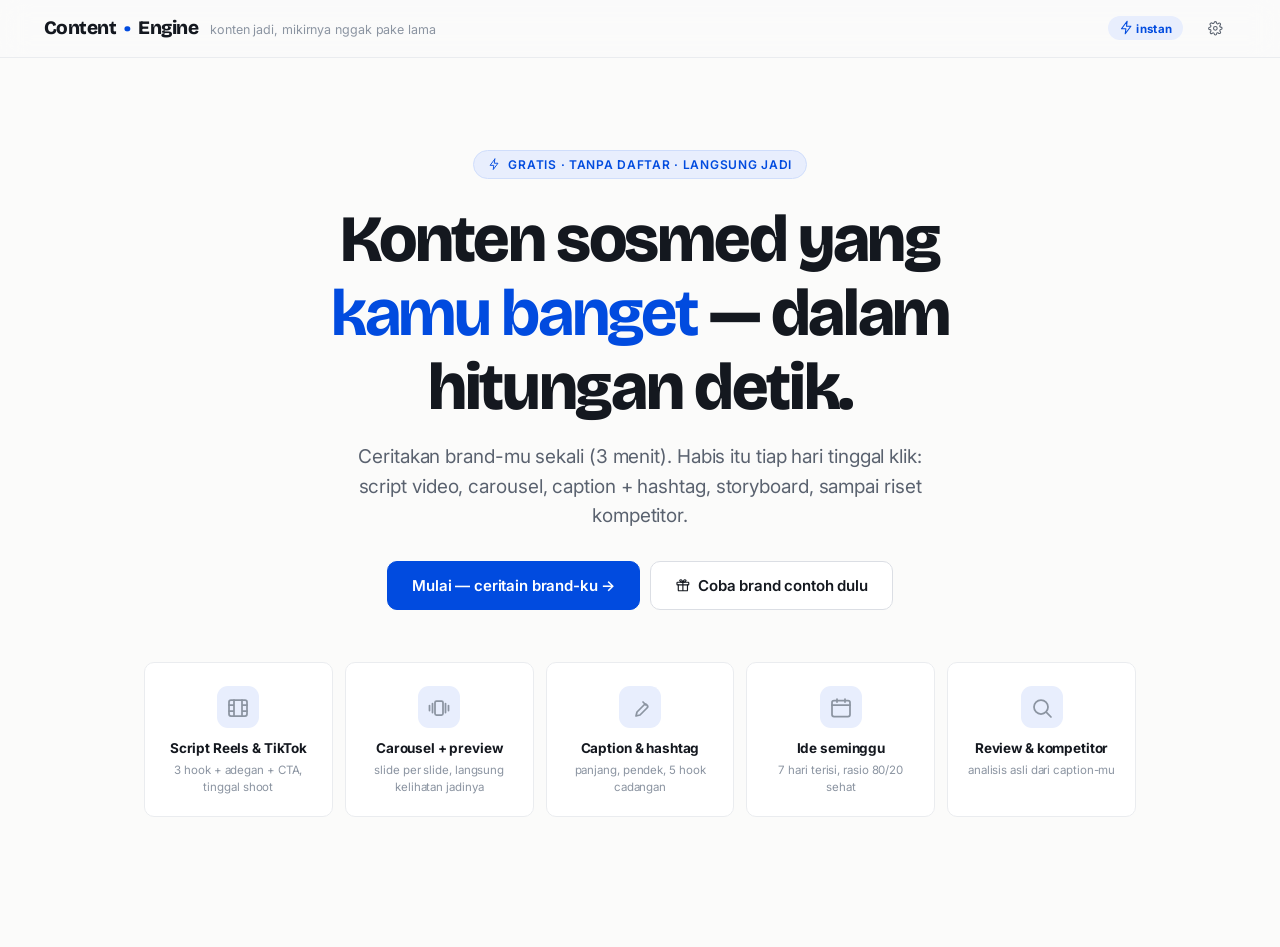
<file: public_html/app.html>
<!doctype html>
<html lang="id">
<head>
<meta charset="utf-8" />
<meta name="viewport" content="width=device-width, initial-scale=1" />
<title>Content Engine — asisten konten sosmed</title>
<link rel="preconnect" href="https://fonts.googleapis.com" />
<link rel="preconnect" href="https://fonts.gstatic.com" crossorigin />
<link rel="preconnect" href="https://fonts.gstatic.com" crossorigin />
<link href="https://fonts.googleapis.com/css2?family=Bricolage+Grotesque:opsz,wght@12..96,600;12..96,700;12..96,800&family=Inter:wght@400;500;600;700;800&display=swap" rel="stylesheet" />
<link rel="stylesheet" href="app.css?v=33ff1964" />
</head>
<body>

<header class="top">
  <span class="logo" id="logoHome">Content<span class="dot">•</span>Engine</span>
  <span class="tiny tagline" style="margin-top:3px;">konten jadi, mikirnya nggak pake lama ✦</span>
  <span class="spacer"></span>
  <span class="badge pine" id="modeBadge" title="Mode: mesin lokal (instan & privat)">⚡ instan</span>
  <button class="ghost" id="btnSettings" title="Pengaturan model AI" style="box-shadow:none; padding:8px 12px;">⚙️</button>
</header>

<main id="app"></main>
<div id="toast" class="toast"></div>

<dialog id="dlgSettings">
  <div class="body" style="padding:24px;">
    <h2 style="font-family:var(--serif); font-size:23px;">Pengaturan model AI</h2>
    <p class="muted" style="margin:6px 0 2px; font-size:14px;">Kosongkan kunci = <b>mode lokal</b> (instan, gratis, jalan tanpa internet). Isi kunci = hasil disempurnakan oleh AI, dan otomatis balik ke mesin lokal kalau AI gagal.</p>
    <label style="display:block; font-weight:700; font-size:14px; margin:16px 0 6px;">🔑 Kunci AI (Claude <i>atau</i> ChatGPT)</label>
    <input id="inpKey" type="password" placeholder="sk-ant-… (Claude) atau sk-… (OpenAI)" autocomplete="off" />
    <div class="hint">Auto-deteksi: <b>sk-ant-…</b> → Claude (console.anthropic.com) · <b>sk-…</b> → OpenAI (platform.openai.com). Kunci disimpan di browser ini saja, tidak dikirim ke mana-mana selain ke provider AI-nya.</div>
    <label style="display:block; font-weight:700; font-size:14px; margin:16px 0 6px;">⚡ Kualitas vs kecepatan</label>
    <select id="inpSpeed">
      <option value="balanced">Seimbang — cepat &amp; bagus (disarankan)</option>
      <option value="fast">Paling cepat — buat draft kilat</option>
      <option value="best">Paling bagus — buat konten penting</option>
    </select>
    <div class="hint" id="modelHint">Model dipilih otomatis sesuai provider &amp; kunci. Bisa diganti manual di bawah.</div>
    <label style="display:block; font-weight:700; font-size:14px; margin:16px 0 6px;">🧠 Pilih model (tinggal pilih, tanpa ngetik)</label>
    <select id="inpModelPick">
      <option value="">— Otomatis (sesuai kunci &amp; kecepatan) —</option>
      <optgroup label="ChatGPT (OpenAI)">
        <option value="gpt-4o">gpt-4o — serba bisa (disarankan)</option>
        <option value="gpt-4o-mini">gpt-4o-mini — cepat &amp; hemat</option>
        <option value="gpt-4.1">gpt-4.1 — teks panjang, akurat</option>
        <option value="gpt-4.1-mini">gpt-4.1-mini — ringan</option>
        <option value="o4-mini">o4-mini — nalar (reasoning) hemat</option>
        <option value="o3">o3 — nalar (reasoning) kuat</option>
      </optgroup>
      <optgroup label="Claude (Anthropic)">
        <option value="claude-opus-4-8">claude-opus-4-8 — paling pintar</option>
        <option value="claude-sonnet-5">claude-sonnet-5 — seimbang</option>
        <option value="claude-haiku-4-5-20251001">claude-haiku-4.5 — kilat</option>
        <option value="claude-fable-5">claude-fable-5 — kreatif</option>
      </optgroup>
    </select>
    <div class="hint">Pilih di sini = otomatis mengisi nama model di bawah. Pastikan <b>kunci AI</b>-nya cocok (kunci OpenAI buat model ChatGPT, kunci Claude buat model Claude).</div>
    <label style="display:block; font-weight:700; font-size:14px; margin:16px 0 6px;">🛠️ Nama model manual (opsional)</label>
    <input id="inpModel" type="text" placeholder="kosongkan = otomatis (mis. claude-sonnet-5)" autocomplete="off" />
    <div class="hint">Terisi otomatis dari pilihan di atas. Boleh diedit kalau mau model lain, mis. <b>gpt-4o</b>.</div>
    <div class="divider"></div>
    <label style="display:block; font-weight:700; font-size:14px; margin:4px 0 6px;">🎨 Gambar AI (OpenAI) — opsional</label>
    <input id="inpImgKey" type="password" placeholder="sk-… OpenAI (buat generate GAMBAR asli)" autocomplete="off" />
    <div class="hint">Bikin <b>gambar carousel/feed asli</b> (bukan mockup teks) lewat OpenAI Images. Cuma OpenAI yang punya image-gen. Kalau kunci utama di atas sudah <b>sk-…</b> OpenAI, kolom ini boleh dikosongkan — otomatis dipakai.</div>
    <label style="display:block; font-weight:700; font-size:14px; margin:16px 0 6px;">🖼️ Model gambar</label>
    <select id="inpImgModel">
      <option value="gpt-image-1">gpt-image-1 — kualitas tinggi (disarankan)</option>
      <option value="dall-e-3">dall-e-3</option>
    </select>
    <div class="hint">Prosesnya 2 tahap ala JSON: AI menyusun spesifikasi gambar (subjek, komposisi, palet, mood) → lalu dirender jadi gambar. Referensi visual brand-mu (kalau ada) dipakai sebagai acuan gaya.</div>
    <div class="divider"></div>
    <label style="display:block; font-weight:700; font-size:14px; margin:4px 0 6px;">📊 Backend Riset (IG/TikTok) — opsional</label>
    <div class="row" style="gap:8px; align-items:stretch;">
      <input id="inpRisetApi" type="text" placeholder="http://localhost:4000  (server ProdPilot yang jalan)" autocomplete="off" style="flex:1;" />
      <button id="btnDetectApi" class="ghost" style="white-space:nowrap;" type="button">🔍 Deteksi server</button>
    </div>
    <div class="hint" id="detectApiHint">Kosong = kami isi default <code>http://localhost:4000</code>. Klik <b>Deteksi server</b> buat nyari server yang lagi jalan otomatis. Server aktif → tombol <b>Ambil otomatis</b> di kompetitor bakal tarik followers &amp; engagement langsung dari IG/TikTok publik.</div>
    <div class="divider"></div>
    <label style="display:block; font-weight:700; font-size:14px; margin:4px 0 6px;">🥊 Handle IG kompetitor — auto dari profil brand</label>
    <div id="cmpAutoBox" class="hint">Buka salah satu brand dulu, lalu buka Setting ini — kami tampilkan saran @handle kompetitor asli yang cocok sama jasa/produkmu, tinggal klik isi otomatis.</div>
    <div class="divider"></div>
    <label style="display:block; font-weight:700; font-size:14px; margin:4px 0 6px;">🚀 Token cross-post (posting sekaligus) — opsional</label>
    <div class="hint" style="margin-bottom:8px;">Buat auto-publish ke IG/FB/TikTok dari tab <b>🚀 Posting</b>. Disimpan di browser ini saja, dikirim ke backend-mu sendiri saat posting. Kosong = cuma bisa 🧪 Simulasi.</div>
    <input id="inpMetaToken" type="password" placeholder="Meta Page Access Token (buat IG + Facebook)" autocomplete="off" style="margin-bottom:8px;" />
    <div class="row" style="gap:8px;">
      <input id="inpIgUserId" type="text" placeholder="IG User ID (akun bisnis)" autocomplete="off" style="flex:1;" />
      <input id="inpFbPageId" type="text" placeholder="Facebook Page ID" autocomplete="off" style="flex:1;" />
    </div>
    <input id="inpTiktokToken" type="password" placeholder="TikTok Access Token (scope video.publish)" autocomplete="off" style="margin-top:8px;" />
    <div class="hint">IG butuh akun Business/Creator tertaut Facebook Page + izin <code>instagram_content_publish</code>. TikTok butuh app yang lolos audit Direct Post. Media di-posting dari <b>URL publik</b>.</div>
    <div class="row" style="justify-content:flex-end; gap:10px; margin-top:22px;">
      <button id="btnCloseSettings" class="ghost">Batal</button>
      <button class="primary" id="btnSaveSettings">Simpan</button>
    </div>
  </div>
</dialog>

<script src="app.js?v=5d6258dd"></script>
</body>
</html>
</file>
<file: public_html/app.css>
/* ── token desain: Clean SaaS — near-white, charcoal, 1 aksen pine, sans-first ──
     Color theory: 1 hue netral (slate/charcoal) + 1 aksen tunggal (pine green) buat
     aksi & positif. Coral/gold/red hanya semantik (atensi/peringatan/bahaya), dipakai
     sangat hemat. Kontras teks utama > 12:1 (AAA). Skala abu netral-dingin konsisten. */
  :root {
    --bg: #FBFBFA;        /* halaman near-white */
    --bg-2: #F3F4F2;      /* permukaan input / sekunder */
    --card: #FFFFFF;      /* kartu */
    --ink: #14181F;       /* teks utama charcoal */
    --ink-2: #5A626F;     /* teks sekunder slate */
    --ink-3: #8B94A1;     /* teks tersier / muted */
    --line: #EAECEF;      /* garis rambut (border halus) */
    --line-2: #DBDEE4;    /* border input/kontrol */
    --pine: #014BDF;      /* AKSEN tunggal (electric blue): CTA, aktif, positif */
    --pine-dark: #0139AB; /* aksen hover/pressed */
    --pine-soft: #E8EEFD; /* latar aksen lembut (blue tint) */
    --coral: #C6553A;     /* semantik atensi (hemat) */
    --coral-dark: #A8442D;
    --coral-soft: #F6E9E4;
    --gold: #B07A16;      /* peringatan lembut */
    --gold-soft: #FBF2DD;
    --red: #C13B36;       /* destruktif */
    --red-soft: #FAEAE9;
    --track: #ECEEF1;     /* jalur meter/progress */
    --serif: 'Bricolage Grotesque', 'Inter', -apple-system, 'Segoe UI', sans-serif; /* display: grotesk mewah */
    --sans: 'Inter', -apple-system, 'Segoe UI', sans-serif; /* body/UI: sans premium */
    --sh-1: 0 1px 2px rgba(20,24,31,.04), 0 1px 3px rgba(20,24,31,.05);
    --sh-2: 0 4px 12px rgba(20,24,31,.07), 0 12px 30px rgba(20,24,31,.08);
    --r-lg: 14px;
    --r-md: 10px;
  }
  /* ── reset & dasar body ── */
  * { box-sizing: border-box; }
  html { scroll-behavior: smooth; }
  body {
    margin: 0; background: var(--bg); color: var(--ink);
    font: 15px/1.6 var(--sans); letter-spacing: -.006em;
    -webkit-font-smoothing: antialiased; text-rendering: optimizeLegibility;
  }
  ::selection { background: var(--pine-soft); color: var(--pine-dark); }
  /* ── tipografi & util teks/layout ── */
  h1,h2,h3,h4 { font-family: var(--serif); font-weight: 700; letter-spacing: -.025em; margin: 0; line-height: 1.12; }
  em.fancy { font-style: normal; font-weight: 700; color: var(--pine); }
  .muted { color: var(--ink-2); }
  .tiny { font-size: 12.5px; color: var(--ink-3); }
  .row { display: flex; gap: 10px; align-items: center; flex-wrap: wrap; }
  .between { justify-content: space-between; }
  .spacer { flex: 1; }

  /* ── kartu dasar ── */
  .card {
    background: var(--card); border: 1px solid var(--line);
    border-radius: var(--r-lg); padding: 24px; box-shadow: var(--sh-1);
    position: relative; z-index: 1;
  }

  /* ── tombol: flat modern, tanpa offset-shadow (Clean SaaS) ── */
  button {
    font: 600 14px var(--sans); letter-spacing: -.01em; cursor: pointer; color: var(--ink);
    background: var(--card); border: 1px solid var(--line-2);
    border-radius: var(--r-md); padding: 10px 16px;
    box-shadow: none; display: inline-flex; align-items: center; gap: 7px; justify-content: center;
    transition: background .15s ease, border-color .15s ease, color .15s ease;
  }
  button:hover { background: var(--bg-2); border-color: var(--ink-3); }
  button:active { background: var(--line); }
  button.primary { background: var(--pine); border-color: var(--pine); color: #fff; }
  button.primary:hover { background: var(--pine-dark); border-color: var(--pine-dark); }
  button.primary:active { background: var(--pine-dark); }
  button.coral { background: var(--coral); border-color: var(--coral); color: #fff; }
  button.coral:hover { background: var(--coral-dark); border-color: var(--coral-dark); }
  button.big { font-size: 15px; padding: 14px 24px; }
  button.ghost { border-color: transparent; box-shadow: none; background: transparent; color: var(--ink-2); font-weight: 600; }
  button.ghost:hover { background: var(--bg-2); color: var(--ink); }
  button.danger { color: var(--red); border-color: var(--line-2); background: transparent; }
  button.danger:hover { background: var(--red-soft); border-color: var(--red); }
  button:disabled { opacity: .45; cursor: default; }

  /* ── form ── */
  input, textarea, select {
    width: 100%; font: 500 16px var(--sans); color: var(--ink);
    background: var(--bg-2); border: 1.5px solid var(--line-2);
    border-radius: var(--r-md); padding: 14px 16px; outline: none;
    transition: border-color .15s, box-shadow .15s;
  }
  input:focus, textarea:focus { border-color: var(--pine); box-shadow: 0 0 0 4px rgba(1,75,223,.14); background: #fff; }
  /* highlight field wajib yang belum diisi saat klik Lanjut */
  .field-invalid input, .field-invalid textarea { border-color: var(--coral); background: rgba(224,122,95,.05); }
  .field-invalid > label { color: var(--coral); }
  .field-invalid .pills, .field-invalid .cat-grid { outline: 2px solid rgba(224,122,95,.5); outline-offset: 4px; border-radius: var(--r-md); }
  .field-err { color: var(--coral); font-size: 12.5px; font-weight: 600; margin-top: 6px; }
  /* checkbox/radio jangan kena width:100% & padding input teks */
  input[type="checkbox"], input[type="radio"] { width: 18px; height: 18px; flex: 0 0 auto; padding: 0; margin: 0; border-radius: 4px; accent-color: var(--pine); cursor: pointer; }
  textarea { min-height: 96px; resize: vertical; line-height: 1.55; }
  label { display: block; font-weight: 700; font-size: 14.5px; margin: 18px 0 7px; }
  label:first-child { margin-top: 0; }
  .hint { font-size: 12.5px; color: var(--ink-3); margin-top: 6px; line-height: 1.5; }
  .req { color: var(--coral); }

  /* pills & chips */
  .pills { display: flex; gap: 8px; flex-wrap: wrap; }
  .pill {
    font: 600 14.5px var(--sans); padding: 10px 18px; border-radius: 999px;
    border: 1.5px solid var(--line-2); background: var(--bg-2); cursor: pointer;
    box-shadow: none; color: var(--ink-2);
  }
  .pill:hover { border-color: var(--ink); color: var(--ink); transform: none; box-shadow: none; }
  .pill.on { background: var(--ink); border-color: var(--ink); color: var(--bg); }
  .sugg { display: flex; gap: 7px; flex-wrap: wrap; margin-top: 9px; }
  .sugg button {
    font: 600 13px var(--sans); padding: 7px 13px; border: 1.5px dashed var(--line-2);
    background: transparent; color: var(--ink-2); box-shadow: none; border-radius: 999px;
  }
  .sugg button:hover { border-color: var(--pine); color: var(--pine); border-style: solid; transform: none; background: var(--pine-soft); }
  .chip {
    display: inline-flex; align-items: center; gap: 6px;
    font: 600 12.5px var(--sans); padding: 5px 12px; border-radius: 999px;
    background: var(--bg); border: 1px solid var(--line-2); color: var(--ink-2);
  }
  .chip.copy { cursor: pointer; }
  .chip.copy:hover { border-color: var(--pine); color: var(--pine); background: var(--pine-soft); }
  .badge { font: 700 11.5px var(--sans); padding: 4px 11px; border-radius: 999px; letter-spacing: .03em; }
  .badge.pine { background: var(--pine-soft); color: var(--pine); }
  .badge.coral { background: var(--coral-soft); color: var(--coral-dark); }
  .badge.gold { background: var(--gold-soft); color: var(--gold); }

  /* ── ikon garis (SVG, pengganti emoji) ── */
  .ico { display: inline-flex; align-items: center; justify-content: center; flex: none; line-height: 0; }
  .ico svg.lu { width: 1.05em; height: 1.05em; display: block; }
  .ico-t { min-width: 0; }
  /* di kontrol non-flex, kasih jarak ikon→teks lewat margin */
  h1 .ico, h2 .ico, h3 .ico, h4 .ico, b .ico, label .ico, summary .ico, .step-label .ico, span .ico { vertical-align: -.16em; }
  button .ico svg, .chip .ico svg, .pill .ico svg, .tab .ico svg, .badge .ico svg { width: 15px; height: 15px; }
  .chip .ico, .badge .ico { margin-right: -1px; }
  /* ikon besar di kartu (span.e) */
  .ico-lg svg.lu { width: 1em; height: 1em; }
  .e .ico-lg svg, .result-head .ico-lg svg { width: 22px; height: 22px; }
  .feat .ico-lg svg, .type-card .ico-lg svg { width: 24px; height: 24px; }
  .cat-card .ico-lg svg { width: 26px; height: 26px; }
  .hist-item .ico-lg svg { width: 18px; height: 18px; }
  .avatar .ico-lg svg { width: 22px; height: 22px; }
  .orb .ico svg { width: 20px; height: 20px; }
  /* ── tile ikon mewah: kotak tint pine lembut di balik ikon (kesan premium) ── */
  .feat .e, .type-card .e, .cat-card .e, .result-head .e {
    display: inline-flex; align-items: center; justify-content: center;
    background: var(--pine-soft); color: var(--pine); border-radius: 11px;
  }
  .feat .e { width: 42px; height: 42px; }
  .feat .e svg { width: 21px; height: 21px; }
  .type-card .e { width: 40px; height: 40px; }
  .type-card .e svg { width: 21px; height: 21px; }
  .cat-card .e { width: 46px; height: 46px; margin: 0 auto 10px; }
  .cat-card .e svg { width: 24px; height: 24px; }
  .result-head .e { width: 38px; height: 38px; border-radius: 10px; }
  .result-head .e svg { width: 20px; height: 20px; }
  /* checkbox: centang SVG (stroke ikut warna → transparan saat off, putih saat on) */
  .chk svg, .type-card .chk svg, .audit-item .box svg { width: 14px; height: 14px; stroke-width: 2.6; }
  /* ikon "viral" (flame) dibesarkan + warna coral biar menonjol sebagai penanda hot */
  td.cmp-win .ico { color: var(--coral); }
  td.cmp-win .ico svg { width: 17px; height: 17px; stroke-width: 2; }
  .viral-head { font-size: 15px; display: flex; align-items: center; gap: 2px; }
  .viral-head .ico { color: var(--coral); }
  .viral-head .ico svg { width: 20px; height: 20px; stroke-width: 2; }
  .estat .ico svg { width: 17px; height: 17px; }

  /* ── layout ── */
  header.top {
    position: sticky; top: 0; z-index: 30;
    background: rgba(251,251,250,.8); backdrop-filter: saturate(1.4) blur(14px);
    border-bottom: 1px solid var(--line);
    padding: 12px clamp(16px, 4vw, 44px);
    display: flex; align-items: center; gap: 12px;
  }
  .logo { font-family: var(--serif); font-weight: 800; font-size: 19px; letter-spacing: -.03em; cursor: pointer; user-select: none; display: inline-flex; align-items: center; gap: 8px; }
  .logo .dot { color: var(--pine); }
  main { max-width: 1040px; margin: 0 auto; padding: clamp(20px, 4vw, 44px) clamp(14px, 4vw, 24px) 120px; position: relative; z-index: 1; }
  .view { animation: rise .38s cubic-bezier(.2,.7,.3,1) both; }
  @keyframes rise { from { opacity: 0; transform: translateY(14px); } to { opacity: 1; transform: none; } }
  @keyframes pop { 0% { transform: scale(.92); opacity: 0; } 100% { transform: scale(1); opacity: 1; } }

  /* ── landing hero ── */
  .hero { text-align: center; padding: clamp(20px, 5vw, 48px) 0 10px; }
  .hero .kicker {
    display: inline-flex; gap: 8px; align-items: center; font: 600 12px var(--sans);
    letter-spacing: .06em; text-transform: uppercase; color: var(--pine);
    background: var(--pine-soft); border: 1px solid #CFDDFB; padding: 6px 14px; border-radius: 999px;
  }
  .hero h1 { font-size: clamp(38px, 6.6vw, 66px); font-weight: 800; letter-spacing: -.035em; margin: 24px auto 0; max-width: 760px; }
  .hero p.lead { color: var(--ink-2); font-size: clamp(16px, 2.2vw, 19px); max-width: 580px; margin: 18px auto 0; line-height: 1.55; }
  .hero-cta { display: flex; gap: 10px; justify-content: center; margin-top: 30px; flex-wrap: wrap; }
  .feature-band { display: grid; grid-template-columns: repeat(auto-fit, minmax(150px, 1fr)); gap: 12px; margin-top: 52px; }
  .feat {
    background: var(--card); border: 1px solid var(--line); border-radius: var(--r-md);
    padding: 20px 16px; text-align: center; box-shadow: none;
  }
  .feat .e { color: var(--pine); display: inline-flex; }
  .feat .e svg { width: 24px; height: 24px; }
  .feat b { font-size: 13.5px; display: block; margin-top: 10px; letter-spacing: -.01em; }
  .feat span { font-size: 11.5px; color: var(--ink-3); display: block; margin-top: 3px; line-height: 1.45; }

  /* ── home brand grid ── */
  .home-head h1 { font-size: clamp(28px, 4.6vw, 40px); font-weight: 900; }
  .brand-grid { display: grid; grid-template-columns: repeat(auto-fill, minmax(250px, 1fr)); gap: 14px; margin-top: 22px; }
  .brand-card { cursor: pointer; transition: transform .14s ease, box-shadow .14s ease; }
  .brand-card:hover { transform: translateY(-4px); box-shadow: var(--sh-2); }
  .avatar {
    width: 48px; height: 48px; border-radius: 12px; display: grid; place-items: center;
    font: 700 20px var(--serif); letter-spacing: -.02em; color: #fff; background: var(--pine); flex: none;
  }
  .avatar.coral { background: var(--coral); }
  .brand-card h3 { font-size: 19px; margin-top: 13px; }
  .add-card {
    display: grid; place-items: center; min-height: 160px; cursor: pointer;
    border: 2px dashed var(--line-2); border-radius: var(--r-lg); background: transparent;
    color: var(--ink-2); font-weight: 700; transition: all .15s ease;
  }
  .add-card:hover { border-color: var(--pine); color: var(--pine); background: var(--pine-soft); }
  .strength { display: flex; align-items: center; gap: 8px; margin-top: 12px; }
  .strength .bar { flex: 1; height: 7px; border-radius: 99px; background: var(--track); overflow: hidden; }
  .strength .bar i { display: block; height: 100%; border-radius: 99px; background: var(--pine); transition: width .5s ease; }

  /* ── wizard ── */
  .wiz { max-width: 590px; margin: 0 auto; }
  .wiz-top { display: flex; align-items: center; gap: 12px; margin-bottom: 10px; }
  .wiz-progress { flex: 1; height: 7px; border-radius: 99px; background: var(--track); overflow: hidden; }
  .wiz-progress i { display: block; height: 100%; background: var(--pine); border-radius: 99px; transition: width .35s cubic-bezier(.2,.7,.3,1); }
  .wiz .emoji { font-size: 44px; margin-top: 26px; animation: pop .3s ease both; }
  .wiz h2 { font-size: clamp(26px, 5vw, 36px); font-weight: 900; margin-top: 10px; }
  .wiz .sub { color: var(--ink-2); margin: 8px 0 22px; font-size: 15.5px; }
  .wiz-nav { display: flex; gap: 10px; margin-top: 24px; align-items: center; }
  .cat-grid { display: grid; grid-template-columns: repeat(auto-fill, minmax(155px, 1fr)); gap: 10px; }
  .cat-card {
    border: 1.5px solid var(--line-2); border-radius: var(--r-md); padding: 18px 14px;
    background: var(--bg-2); cursor: pointer; text-align: center;
    font-weight: 700; font-size: 14px; transition: all .13s ease;
  }
  .cat-card .e { font-size: 32px; display: block; margin-bottom: 7px; }
  .cat-card:hover { border-color: var(--ink); transform: translateY(-2px); }
  .cat-card.on { border-color: var(--pine); background: var(--pine-soft); box-shadow: 0 0 0 3px rgba(1,75,223,.13); }
  .done-burst { font-size: 64px; text-align: center; animation: pop .4s ease both; }

  /* ── workspace ── */
  .tabs { display: flex; gap: 8px; margin: 20px 0 24px; overflow-x: auto; padding-bottom: 3px; }
  .tab {
    white-space: nowrap; font: 700 15px var(--sans); padding: 12px 22px; border-radius: 999px;
    border: 1.5px solid var(--line-2); background: var(--bg-2); cursor: pointer; color: var(--ink-2);
    box-shadow: none;
  }
  .tab:hover { transform: none; box-shadow: none; border-color: var(--ink); color: var(--ink); }
  .tab.on { background: var(--ink); color: var(--bg); border-color: var(--ink); }
  .step-label { display: flex; align-items: center; gap: 10px; font: 800 16px var(--sans); margin: 26px 0 12px; }
  .step-label .n {
    width: 26px; height: 26px; border-radius: 99px; background: var(--pine); color: #FDFBF3;
    display: grid; place-items: center; font: 800 13px var(--sans); flex: none;
  }
  .type-grid { display: grid; grid-template-columns: repeat(auto-fill, minmax(165px, 1fr)); gap: 12px; }
  .type-card {
    position: relative; border: 1.5px solid var(--line); border-radius: 18px; padding: 18px 16px;
    background: var(--card); cursor: pointer; transition: all .13s ease; box-shadow: var(--sh-1);
  }
  .type-card .chk {
    position: absolute; top: 13px; right: 13px; width: 24px; height: 24px; border-radius: 7px;
    border: 2px solid var(--line-2); background: var(--bg-2); display: flex; align-items: center;
    justify-content: center; font-size: 15px; color: transparent; font-weight: 800;
  }
  .type-card.on .chk { background: var(--pine); border-color: var(--pine); color: #fff; }
  .type-card .e { font-size: 30px; }
  .type-card h4 { margin: 9px 0 4px; font-size: 15.5px; font-family: var(--sans); font-weight: 800; }
  .type-card p { margin: 0; font-size: 12.5px; color: var(--ink-3); line-height: 1.45; }
  .type-card:hover { transform: translateY(-3px); box-shadow: var(--sh-2); border-color: var(--ink); }
  .type-card.on { border-color: var(--pine); background: var(--pine-soft); box-shadow: 0 0 0 3px rgba(1,75,223,.11); }

  /* ── hasil ── */
  .result-card { margin-top: 18px; overflow: hidden; animation: rise .4s ease both; }
  .result-head { display: flex; align-items: center; gap: 10px; margin-bottom: 14px; flex-wrap: wrap; }
  .result-head .e { font-size: 26px; }
  .result-head h3 { font-size: 20px; }
  .copybox {
    background: var(--bg-2); border: 1px solid var(--line); border-radius: var(--r-md);
    padding: 15px 17px; white-space: pre-wrap; word-break: break-word;
    font-size: 15px; line-height: 1.65;
  }
  .hook-opt { border: 1.5px solid var(--line); border-radius: var(--r-md); padding: 15px 17px; background: var(--bg-2); transition: border-color .15s; }
  .hook-opt:hover { border-color: var(--line-2); }
  .hook-opt b.h { font-size: 16px; display: block; margin: 7px 0 5px; font-family: var(--serif); font-weight: 700; }
  .why { font-size: 13px; color: var(--ink-2); background: var(--card); border-left: 3px solid var(--coral); padding: 8px 12px; border-radius: 0 10px 10px 0; margin-top: 9px; }
  .learn {
    background: var(--gold-soft); border: 1px solid #EBD9A9; border-radius: var(--r-md);
    padding: 14px 17px; margin-top: 16px; font-size: 14px; line-height: 1.6;
  }
  .learn b { color: var(--gold); }

  /* timeline scene (script) */
  .timeline { margin-top: 6px; }
  .beat { display: grid; grid-template-columns: 64px 1fr; gap: 14px; padding: 14px 0; border-bottom: 1px dashed var(--line); }
  .beat:last-child { border-bottom: none; }
  .beat .t {
    font: 800 12px var(--sans); color: var(--pine); background: var(--pine-soft);
    border-radius: 10px; padding: 6px 4px; text-align: center; height: fit-content;
  }
  .beat .vis { font-size: 13px; color: var(--ink-2); }
  .beat .vis b { color: var(--ink); font-size: 13px; }
  .beat .vo { font-size: 15px; margin: 5px 0 4px; line-height: 1.5; }
  .beat .ost { display: inline-block; font: 700 12.5px var(--sans); background: var(--ink); color: var(--bg); padding: 4px 11px; border-radius: 8px; margin-top: 3px; }

  /* phone preview (carousel) */
  .car-wrap { display: grid; grid-template-columns: 250px 1fr; gap: 22px; align-items: start; margin-top: 8px; }
  .phone {
    width: 250px; aspect-ratio: 4/5; border-radius: 22px; border: 1px solid var(--line);
    background: linear-gradient(165deg, #FFFFFF, #F5F6F4); position: relative; overflow: hidden;
    box-shadow: var(--sh-2); user-select: none;
  }
  .phone .slide-inner { position: absolute; inset: 0; padding: 26px 22px; display: flex; flex-direction: column; animation: pop .25s ease both; }
  .phone .s-role { font: 800 10.5px var(--sans); letter-spacing: .1em; text-transform: uppercase; color: var(--coral-dark); }
  .phone .s-head { font-family: var(--serif); font-weight: 900; font-size: 21px; line-height: 1.22; margin-top: 10px; letter-spacing: -.01em; }
  .phone .s-sub { font-size: 12.5px; color: var(--ink-2); margin-top: 10px; line-height: 1.55; }
  .phone .s-vis { margin-top: auto; font-size: 10.5px; color: var(--ink-3); font-style: italic; border-top: 1px dashed var(--line-2); padding-top: 8px; }
  .phone .s-brand { position: absolute; top: 12px; right: 14px; font: 700 10px var(--sans); color: var(--ink-3); }
  .car-nav { display: flex; align-items: center; gap: 10px; margin-top: 12px; width: 250px; justify-content: center; }
  .car-nav button { padding: 7px 14px; font-size: 14px; }
  .car-dots { display: flex; gap: 5px; }
  .car-dots i { width: 7px; height: 7px; border-radius: 99px; background: var(--line-2); transition: all .2s; }
  .car-dots i.on { background: var(--pine); width: 18px; }
  .slide-list { display: flex; flex-direction: column; gap: 8px; }
  .slide-row {
    display: grid; grid-template-columns: 34px 1fr; gap: 10px; padding: 11px 13px;
    border: 1.5px solid var(--line); border-radius: 14px; background: var(--bg-2); cursor: pointer;
    transition: border-color .15s;
  }
  .slide-row:hover { border-color: var(--ink); }
  .slide-row.on { border-color: var(--pine); background: var(--pine-soft); }
  .slide-row .no { font: 800 13px var(--sans); color: var(--pine); background: var(--card); border: 1px solid var(--line); width: 28px; height: 28px; border-radius: 9px; display: grid; place-items: center; }
  .slide-row b { font-size: 14px; display: block; }
  .slide-row span { font-size: 12px; color: var(--ink-3); }

  /* tabel */
  .tscroll { overflow-x: auto; margin-top: 10px; border: 1px solid var(--line); border-radius: var(--r-md); background: var(--card); }
  table.t { border-collapse: collapse; width: 100%; min-width: 580px; font-size: 14px; }
  table.t th { text-align: left; font-size: 11.5px; text-transform: uppercase; letter-spacing: .06em; color: var(--ink-3); padding: 11px 13px; border-bottom: 1px solid var(--line); background: var(--bg-2); }
  table.t td { padding: 12px 13px; border-bottom: 1px solid var(--line); vertical-align: top; }
  table.t tr:last-child td { border-bottom: none; }

  /* minggu (ideas) */
  .week { display: grid; grid-template-columns: repeat(auto-fill, minmax(230px, 1fr)); gap: 12px; margin-top: 8px; }
  .day-card { border: 1.5px solid var(--line); border-radius: var(--r-md); background: var(--bg-2); padding: 15px; display: flex; flex-direction: column; gap: 7px; }
  .day-card .d { font: 800 12px var(--sans); letter-spacing: .08em; text-transform: uppercase; color: var(--pine); }
  .day-card b.h { font-family: var(--serif); font-size: 15.5px; line-height: 1.3; font-weight: 700; }
  .day-card .c { font-size: 12.5px; color: var(--ink-2); line-height: 1.5; }

  /* gambar mockup & referensi foto */
  .asset-head { display:flex; align-items:center; justify-content:space-between; gap:10px; flex-wrap:wrap; margin:18px 0 8px; }
  .asset-head b { font-size:15px; }
  .mockups { display:grid; grid-template-columns:repeat(auto-fill,minmax(150px,1fr)); gap:12px; }
  .mockup { border:1px solid var(--line); border-radius:14px; overflow:hidden; background:var(--bg-2); box-shadow:var(--sh-1); }
  .mockup img { width:100%; display:block; aspect-ratio:4/5; object-fit:cover; background:var(--bg-2); }
  .mockup .cap { display:flex; align-items:center; justify-content:space-between; gap:6px; padding:8px 10px; }
  .mockup .cap span { font-size:12px; color:var(--ink-3); }
  .mockup .dl { font:700 12px var(--sans); border:1.5px solid var(--line-2); background:var(--card); box-shadow:none; padding:5px 10px; border-radius:999px; }
  /* hyperlink handle IG */
  a.iglink { color:var(--pine); font-weight:700; text-decoration:none; border-bottom:1.5px solid var(--pine-soft); }
  a.iglink:hover { border-bottom-color:var(--pine); }
  /* kartu preview IG ASLI (embed resmi Instagram) */
  .igembed-grid { display:grid; grid-template-columns:repeat(auto-fill,minmax(320px,1fr)); gap:14px; margin-top:6px; }
  .igembed { margin-top:12px; border:1px solid var(--line); border-radius:16px; overflow:hidden; background:var(--card); }
  .igembed-head { display:flex; align-items:center; justify-content:space-between; gap:10px; padding:10px 14px; border-bottom:1px solid var(--line); }
  .igembed-open { font:700 12.5px var(--sans); color:var(--pine); text-decoration:none; white-space:nowrap; }
  .igembed-open:hover { text-decoration:underline; }
  .igembed-frame { background:var(--bg-2); }
  .igembed-frame iframe { width:100%; height:560px; display:block; border:0; background:#fff; }
  .igembed-frame.yt iframe { height:auto; aspect-ratio:16/9; }
  /* head-to-head: sel kamu unggul / ketinggalan + kotak verdict */
  td.cmp-win { color:var(--pine); font-weight:700; background:var(--pine-soft); }
  td.cmp-lose { color:var(--coral-dark); font-weight:700; background:var(--coral-soft); }
  .verdict { margin-top:10px; padding:12px 14px; border:1px solid var(--line); border-left:4px solid var(--pine); border-radius:10px; background:var(--bg-2); font-size:14px; line-height:1.6; }
  /* kartu statistik engagement kompetitor */
  .estat-row { display:grid; grid-template-columns:repeat(auto-fit,minmax(120px,1fr)); gap:8px; }
  .estat { border:1px solid var(--line); border-radius:12px; padding:10px 12px; background:var(--card); }
  .estat-v { font:700 20px var(--serif,Georgia,serif); color:var(--ink); }
  .estat-l { font-size:12px; color:var(--ink-2); margin-top:2px; }
  /* panel cari kompetitor di IG */
  .igsearch { margin:14px 0 4px; padding:14px; border:1px dashed var(--line-2); border-radius:14px; background:var(--bg-2); }
  a.chip.golink { text-decoration:none; cursor:pointer; border-color:var(--pine-soft); color:var(--pine); }
  a.chip.golink:hover { background:var(--pine); color:#fff; border-color:var(--pine); }
  .mockup .dl:hover { border-color:var(--pine); color:var(--pine); transform:none; }
  .mockup .illo-title { padding:0 10px 10px; font:600 12.5px/1.35 var(--sans); color:var(--ink); }
  .feedgrid { display:grid; grid-template-columns:repeat(4,1fr); gap:6px; }
  .feedcell img { width:100%; aspect-ratio:1/1; display:block; border-radius:8px; }
  @media (max-width:680px){ .feedgrid { grid-template-columns:repeat(2,1fr); } }

  /* history generate */
  .hist-list { display:flex; flex-direction:column; gap:8px; margin-top:10px; }
  .hist-item { display:grid; grid-template-columns:auto 1fr auto; gap:10px; align-items:center; padding:10px 12px; border:1.5px solid var(--line); border-radius:12px; background:var(--bg-2); }
  .hist-item .e { font-size:18px; }
  .hist-item .t { font-size:13.5px; font-weight:600; min-width:0; }
  .hist-item .t b { display:block; overflow:hidden; text-overflow:ellipsis; white-space:nowrap; }
  .hist-item .t small { display:block; font-weight:500; color:var(--ink-3); font-size:11.5px; margin-top:1px; }
  .result-close { border:none; box-shadow:none; background:transparent; color:var(--ink-3); font-size:18px; padding:2px 8px; border-radius:999px; }
  .result-close:hover { background:var(--red-soft); color:var(--red); transform:none; }
  .hist-item .acts { display:flex; gap:6px; flex-wrap:wrap; justify-content:flex-end; }
  .hist-item .acts button { padding:6px 12px; font-size:12.5px; box-shadow:none; border:1.5px solid var(--line-2); }
  .hist-item .acts .rev { color:var(--pine); border-color:var(--pine); }
  .hist-item .acts .rev:hover { background:var(--pine-soft,#eef3ef); }
  .hist-item .acts .del { color:var(--red); border-color:var(--red); }
  .hist-item .acts .del:hover { background:var(--red-soft); }
  @keyframes ceflash { 0%,100% { box-shadow:0 0 0 0 rgba(0,0,0,0); } 20% { box-shadow:0 0 0 3px var(--pine); } }
  details.adv.flash { animation: ceflash 1.5s ease-out; border-radius:12px; }
  .bench-row { display:flex; align-items:center; gap:10px; padding:8px 0; border-top:1px solid var(--line); }
  .bench-row:first-of-type { border-top:none; }
  .bench-emo { font-size:16px; flex:0 0 auto; }
  .bench-label { font-weight:600; font-size:13.5px; flex:1 1 auto; min-width:0; }
  .bench-nums { font-size:13px; flex:0 0 auto; white-space:nowrap; }
  .bench-row .badge { flex:0 0 auto; }
  .reco-row { display:flex; align-items:center; gap:10px; flex-wrap:wrap; padding:10px 0; border-top:1px solid var(--line); }
  .reco-row:first-of-type { border-top:none; }
  .reco-info { flex:1 1 120px; min-width:0; font-size:13.5px; font-weight:600; }
  .reco-links { display:flex; gap:6px; flex-wrap:wrap; }
  .reco-links .chip { font-size:12px; padding:4px 9px; }
  .eng-who { display:flex; align-items:center; gap:10px; flex-wrap:wrap; margin-bottom:10px; padding-bottom:8px; border-bottom:1px solid var(--line); }
  .eng-who b { font-size:14.5px; }
  .eng-who .chip { font-size:12px; padding:4px 9px; }
  .gapbox { margin-top:12px; padding:12px 14px; border:1.5px solid var(--pine); border-radius:12px; background:var(--pine-soft, #eef3ef); }
  .gapbox .sugg { margin-top:2px; }
  .gapbox ul.idea { font-size:12.5px; line-height:1.55; }

  /* Create Content: grid 30 konten siap pilih */
  .pick-grid { display:grid; grid-template-columns:repeat(auto-fill, minmax(238px, 1fr)); gap:12px; margin-top:10px; }
  .pick-card { margin:0 !important; padding:14px !important; display:flex; flex-direction:column; }
  .pill-badge { display:inline-flex; align-items:center; gap:6px; font-size:11px; font-weight:700; padding:3px 10px; border-radius:999px; background:var(--pine-soft); color:var(--pine); }
  .pill-badge.ads { background:var(--coral-soft); color:var(--coral-dark); }
  .score-chip { font-weight:800; font-size:13px; color:var(--pine); background:var(--pine-soft); border-radius:8px; padding:2px 9px; }
  .pick-card .row button { font-size:12.5px; padding:7px 11px; }

  /* meters (review) */
  .meter-row { display: grid; grid-template-columns: 158px 1fr 46px; gap: 12px; align-items: center; margin: 10px 0; }
  .meter-label { font-weight: 700; font-size: 13.5px; }
  .meter { height: 13px; border-radius: 99px; background: var(--track); overflow: hidden; }
  .meter i { display: block; height: 100%; border-radius: 99px; background: var(--pine); transition: width .7s cubic-bezier(.2,.7,.3,1); }
  .meter i.low { background: var(--coral); }
  .meter i.mid { background: var(--gold); }
  .score-num { font: 800 14.5px var(--sans); text-align: right; white-space: nowrap; }
  .hero-score { display: flex; align-items: baseline; gap: 8px; }
  .hero-score .n { font: 900 56px/1 var(--serif); letter-spacing: -.03em; }
  .hero-score .d { color: var(--ink-3); font-weight: 700; }
  ul.clean { margin: 8px 0 0; padding-left: 4px; list-style: none; }
  ul.clean li { padding: 9px 0 9px 30px; position: relative; border-bottom: 1px solid var(--line); font-size: 14.5px; line-height: 1.55; }
  ul.clean li:last-child { border-bottom: none; }
  ul.clean li::before { position: absolute; left: 0; top: 10px; width: 17px; height: 17px; background-repeat: no-repeat; background-position: center; background-size: 17px 17px; }
  /* marker ikon garis (SVG data-uri, warna semantik) — pengganti emoji */
  ul.good li::before { content: ''; background-image: url("data:image/svg+xml,%3Csvg xmlns='http://www.w3.org/2000/svg' viewBox='0 0 24 24' fill='none' stroke='%231C5B43' stroke-width='2.4' stroke-linecap='round' stroke-linejoin='round'%3E%3Cpath d='M20 6 9 17l-5-5'/%3E%3C/svg%3E"); }
  ul.bad li::before { content: ''; background-image: url("data:image/svg+xml,%3Csvg xmlns='http://www.w3.org/2000/svg' viewBox='0 0 24 24' fill='none' stroke='%23B07A16' stroke-width='2.2' stroke-linecap='round' stroke-linejoin='round'%3E%3Cpath d='M10.3 3.9 1.8 18a2 2 0 0 0 1.7 3h17a2 2 0 0 0 1.7-3L13.7 3.9a2 2 0 0 0-3.4 0Z'/%3E%3Cpath d='M12 9v4'/%3E%3Cpath d='M12 17h.01'/%3E%3C/svg%3E"); }
  ul.idea li::before { content: ''; background-image: url("data:image/svg+xml,%3Csvg xmlns='http://www.w3.org/2000/svg' viewBox='0 0 24 24' fill='none' stroke='%231C5B43' stroke-width='2' stroke-linecap='round' stroke-linejoin='round'%3E%3Cpath d='M9 18h6'/%3E%3Cpath d='M10 22h4'/%3E%3Cpath d='M12 2a7 7 0 0 0-4 12.7c.6.5 1 1.3 1 2.1v.2h6v-.2c0-.8.4-1.6 1-2.1A7 7 0 0 0 12 2Z'/%3E%3C/svg%3E"); }
  ul.num { counter-reset: n; }
  ul.num li { padding-left: 34px; }
  ul.num li::before { counter-increment: n; content: counter(n); background: none; font: 700 11px var(--sans); color: var(--pine); border: 1.5px solid var(--pine-soft); background-color: var(--pine-soft); width: 22px; height: 22px; border-radius: 99px; display: grid; place-items: center; top: 8px; }
  .quote { font-size: 13px; color: var(--ink-3); font-style: italic; display: block; margin-top: 3px; }

  /* generating overlay card */
  .cooking { display: flex; gap: 14px; align-items: center; }
  .orb {
    width: 44px; height: 44px; border-radius: 15px; background: var(--pine); flex: none;
    display: grid; place-items: center; color: #fff; font-size: 21px;
    animation: cook 1.1s ease infinite;
  }
  @keyframes cook { 0%,100% { transform: scale(1) rotate(0); } 50% { transform: scale(1.1) rotate(-6deg); } }
  .cook-step { font-size: 14px; color: var(--ink-2); margin-top: 3px; min-height: 20px; }

  /* ── dialog & toast ── */
  dialog { border: 1px solid var(--line); border-radius: var(--r-lg); padding: 0; width: min(500px, 92vw); box-shadow: var(--sh-2); background: var(--card); }
  dialog::backdrop { background: rgba(28,23,18,.5); }
  dialog .body { padding: 26px; }
  .toast {
    position: fixed; bottom: 24px; left: 50%; transform: translateX(-50%) translateY(12px);
    background: var(--ink); color: var(--bg); padding: 12px 22px; border-radius: 999px;
    font-weight: 700; font-size: 14px; opacity: 0; transition: all .25s ease; pointer-events: none; z-index: 99;
    box-shadow: var(--sh-2);
  }
  .toast.show { opacity: 1; transform: translateX(-50%) translateY(0); }
  .toast.ok { background: var(--pine); color: #FDFBF3; }
  .toast.err { background: var(--red); color: #fff; }

  /* ── file upload (rapi, bukan bawaan browser) ── */
  .filedrop {
    display: flex; align-items: center; gap: 13px; width: 100%;
    padding: 15px 16px; border-radius: var(--r-md); cursor: pointer;
    border: 1.6px dashed var(--line-2); background: var(--bg-2);
    text-align: left; box-shadow: none; color: var(--ink);
    transition: border-color .15s, background .15s;
  }
  .filedrop:hover { border-color: var(--pine); background: var(--pine-soft); transform: none; box-shadow: none; }
  .filedrop.drag { border-color: var(--pine); border-style: solid; background: var(--pine-soft); }
  .filedrop.done { border-style: solid; border-color: var(--pine); background: #fff; }
  .filedrop .fi { font-size: 22px; line-height: 1; flex: 0 0 auto; }
  .filedrop .ft { flex: 1 1 auto; min-width: 0; }
  .filedrop .ft b { display: block; font-size: 14px; font-weight: 700; }
  .filedrop .ft span { display: block; font-size: 12px; color: var(--ink-3); margin-top: 1px; white-space: nowrap; overflow: hidden; text-overflow: ellipsis; }
  .filedrop .fbtn { flex: 0 0 auto; font: 700 12.5px var(--sans); padding: 7px 13px; border-radius: 999px; background: var(--ink); color: var(--bg); }
  .file-clear { margin-top: 8px; font: 600 12.5px var(--sans); color: var(--red); border-color: var(--line-2); box-shadow: none; padding: 6px 12px; }

  /* ── grid referensi gambar user ── */
  .refgrid { display: grid; grid-template-columns: repeat(auto-fill, minmax(88px, 1fr)); gap: 9px; margin-top: 11px; }
  .refcell { position: relative; aspect-ratio: 4/5; border-radius: 12px; overflow: hidden; border: 1.5px solid var(--line-2); background: var(--track); }
  .refcell img { width: 100%; height: 100%; object-fit: cover; display: block; }
  .refcell .x {
    position: absolute; top: 4px; right: 4px; width: 22px; height: 22px; padding: 0;
    border-radius: 999px; background: rgba(28,23,18,.82); color: #fff; border: none;
    font-size: 13px; line-height: 22px; box-shadow: none; display: flex; align-items: center; justify-content: center;
  }
  .refcell .x:hover { background: var(--red); transform: none; box-shadow: none; }
  .refcell .num { position: absolute; bottom: 4px; left: 5px; font: 700 10px var(--sans); color: #fff; background: rgba(28,23,18,.6); padding: 1px 6px; border-radius: 999px; }
  /* ── panel gambar AI (OpenAI Images) ── */
  .aiimg { border: 1.5px solid var(--pine); background: var(--pine-soft); border-radius: var(--r-md); padding: 15px 16px; margin-top: 4px; }
  .aiimg-load, .aiimg-err {
    display: flex; align-items: center; justify-content: center; text-align: center;
    aspect-ratio: 4/5; padding: 12px; font: 600 12.5px var(--sans); line-height: 1.4;
    border-radius: 12px; background: var(--bg-2); color: var(--ink-2);
  }
  .aiimg-err { background: var(--red-soft); color: var(--red); }
  /* ── checklist audit akun ── */
  .audit-sec { margin-top: 16px; }
  .audit-sec > b { display: block; font-size: 15px; margin-bottom: 8px; }
  .audit-item {
    display: flex; align-items: flex-start; gap: 11px; padding: 11px 13px; margin-bottom: 7px;
    border: 1.5px solid var(--line-2); border-radius: 12px; background: var(--bg-2);
    cursor: pointer; box-shadow: none; text-align: left; width: 100%; font: 500 14.5px/1.5 var(--sans); color: var(--ink);
    transition: background .12s, border-color .12s;
  }
  .audit-item:hover { border-color: var(--pine); transform: none; box-shadow: none; }
  .audit-item .box {
    flex: 0 0 auto; width: 22px; height: 22px; border-radius: 7px; border: 2px solid var(--line-2);
    display: flex; align-items: center; justify-content: center; font-size: 14px; color: transparent; margin-top: 1px;
  }
  .audit-item.done { background: var(--pine-soft); border-color: var(--pine); }
  .audit-item.done .box { background: var(--pine); border-color: var(--pine); color: #fff; }
  .audit-item.done .lbl { color: var(--ink-2); text-decoration: line-through; text-decoration-color: var(--ink-3); }
  .audit-progress { font-weight: 800; font-size: 14px; color: var(--pine); margin-top: 4px; }
  /* ── pemisah, accordion (details), grid 2 kolom ── */
  .divider { height: 1px; background: var(--line); margin: 20px 0; }
  details.adv { margin-top: 16px; }
  details.adv summary { cursor: pointer; font-weight: 700; font-size: 14px; color: var(--ink-2); user-select: none; }
  .grid-2 { display: grid; grid-template-columns: 1fr 1fr; gap: 14px; }
  .hist-strip { display: flex; gap: 8px; flex-wrap: wrap; margin-top: 10px; }

  /* ── responsif: penyesuaian layar sempit (HP) ── */
  @media (max-width: 680px) {
    .grid-2 { grid-template-columns: 1fr; }
    .meter-row { grid-template-columns: 112px 1fr 40px; }
    .car-wrap { grid-template-columns: 1fr; }
    .phone, .car-nav { margin: 0 auto; }
    .tagline { display: none; }
    .beat { grid-template-columns: 52px 1fr; gap: 10px; }
  }
</file>
